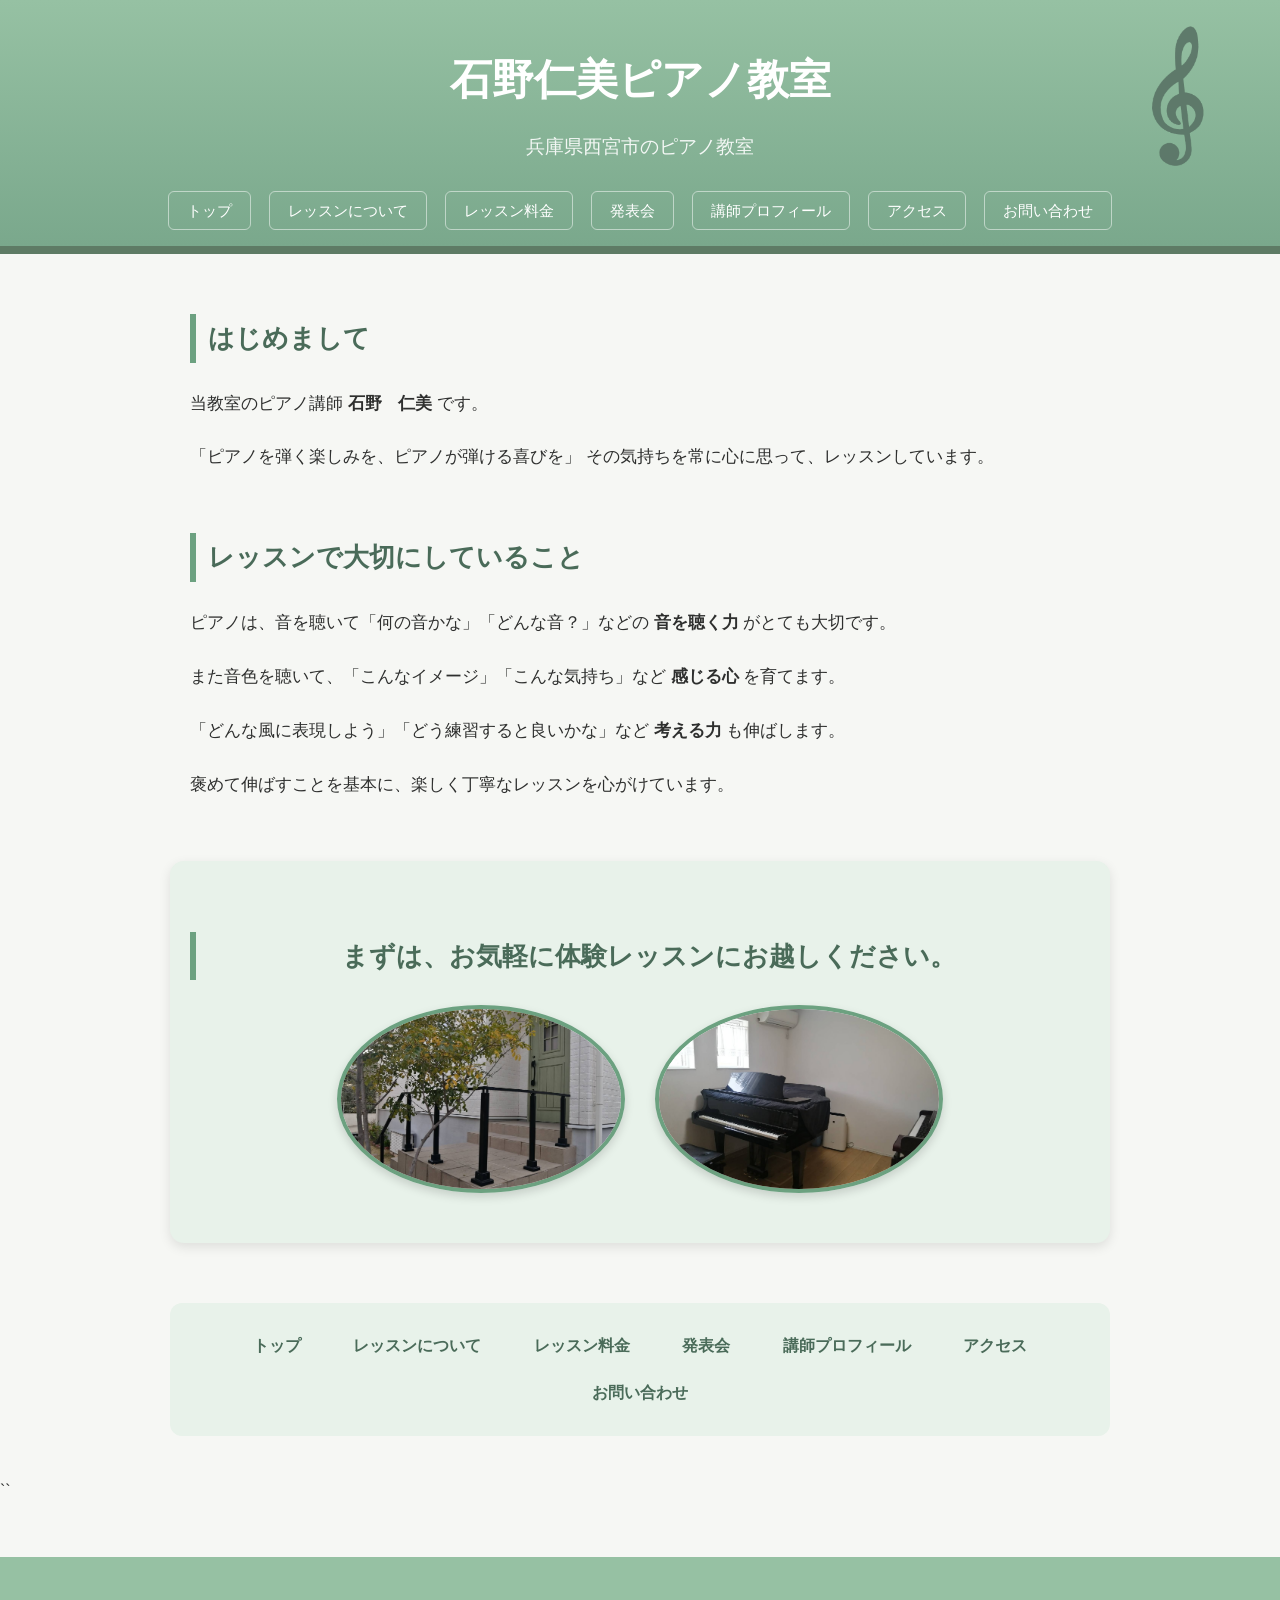
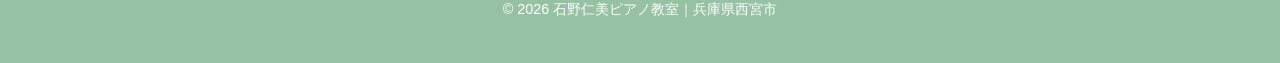
<file: index.html>
<!DOCTYPE html>
<html lang="ja">
<head>
    <meta charset="UTF-8">
    <meta name="viewport" content="width=device-width, initial-scale=1.0">
    <title>〇〇ピアノ教室 | レッスン・アクセス・お問い合わせ</title>
    <meta name="description" content="〇〇ピアノ教室の公式ホームページです。レッスン内容、アクセス、コンサート情報、お問い合わせはこちら。">
    <meta name="robots" content="index, follow">

    <!-- CSS読み込み -->
    <link rel="stylesheet" href="style.css">
</head>

<body>

<header>
    <div class="header-inner">
        <h1>石野仁美ピアノ教室</h1>
        <p class="subtitle">兵庫県西宮市のピアノ教室</p>

        <!-- ナビゲーション（別ページへ移動できるよう修正済み） -->
        <nav>
            <ul>
                <li><a href="index.html">トップ</a></li>
                <li><a href="lesson.html">レッスンについて</a></li>
                <li><a href="price.html">レッスン料金</a></li>
                <li><a href="concert.html">発表会</a></li>
                <li><a href="teacher.html">講師プロフィール</a></li>
                <li><a href="access.html">アクセス</a></li>
                <li><a href="contact.html">お問い合わせ</a></li>
            </ul>
        </nav>
    </div>

   </header>

<!-- トップ内容 -->
<section class="intro" id="top">
    <h2>はじめまして</h2>
    <p>当教室のピアノ講師 <strong>石野 仁美</strong> です。</p>

    <p>
        「ピアノを弾く楽しみを、ピアノが弾ける喜びを」  
        その気持ちを常に心に思って、レッスンしています。
    </p>

    <!-- ▼ ロゴ欄（文章横に置ける） -->
<div class="side-logo">
    <img src="onpu4.png" alt="教室ロゴ">
</div>

</section>

<!-- レッスンで大切にしていること -->
<section class="message" id="lesson">
    <h2>レッスンで大切にしていること</h2>

    <p>
        ピアノは、音を聴いて「何の音かな」「どんな音？」などの  
        <strong>音を聴く力</strong> がとても大切です。
    </p>

    <p>
        また音色を聴いて、「こんなイメージ」「こんな気持ち」など  
        <strong>感じる心</strong> を育てます。
    </p>

    <p>
        「どんな風に表現しよう」「どう練習すると良いかな」など  
        <strong>考える力</strong> も伸ばします。
    </p>

    <p>
        褒めて伸ばすことを基本に、楽しく丁寧なレッスンを心がけています。
    </p>
</section>

<!-- 体験レッスン -->
<section class="cta" id="contact">
    <h2>まずは、お気軽に体験レッスンにお越しください。</h2>

    <div class="photo-wrap">
        <img src="view1.jpg" alt="教室写真1" class="oval-photo">
        <img src="view2.jpg" alt="教室写真2" class="oval-photo">
    </div>
</section>


 <!-- ▼ 下部リンクナビ（全ページ共通で使える） -->
<div class="bottom-nav">
    <a href="index.html">トップ</a>
    <a href="lesson.html">レッスンについて</a>
    <a href="price.html">レッスン料金</a>
    <a href="concert.html">発表会</a>
    <a href="teacher.html">講師プロフィール</a>
    <a href="access.html">アクセス</a>
    <a href="contact.html">お問い合わせ</a>
</div>
``

<footer>
    <p>&copy; 2026 石野仁美ピアノ教室｜兵庫県西宮市</p>
</footer>


</body>
</html>
</file>
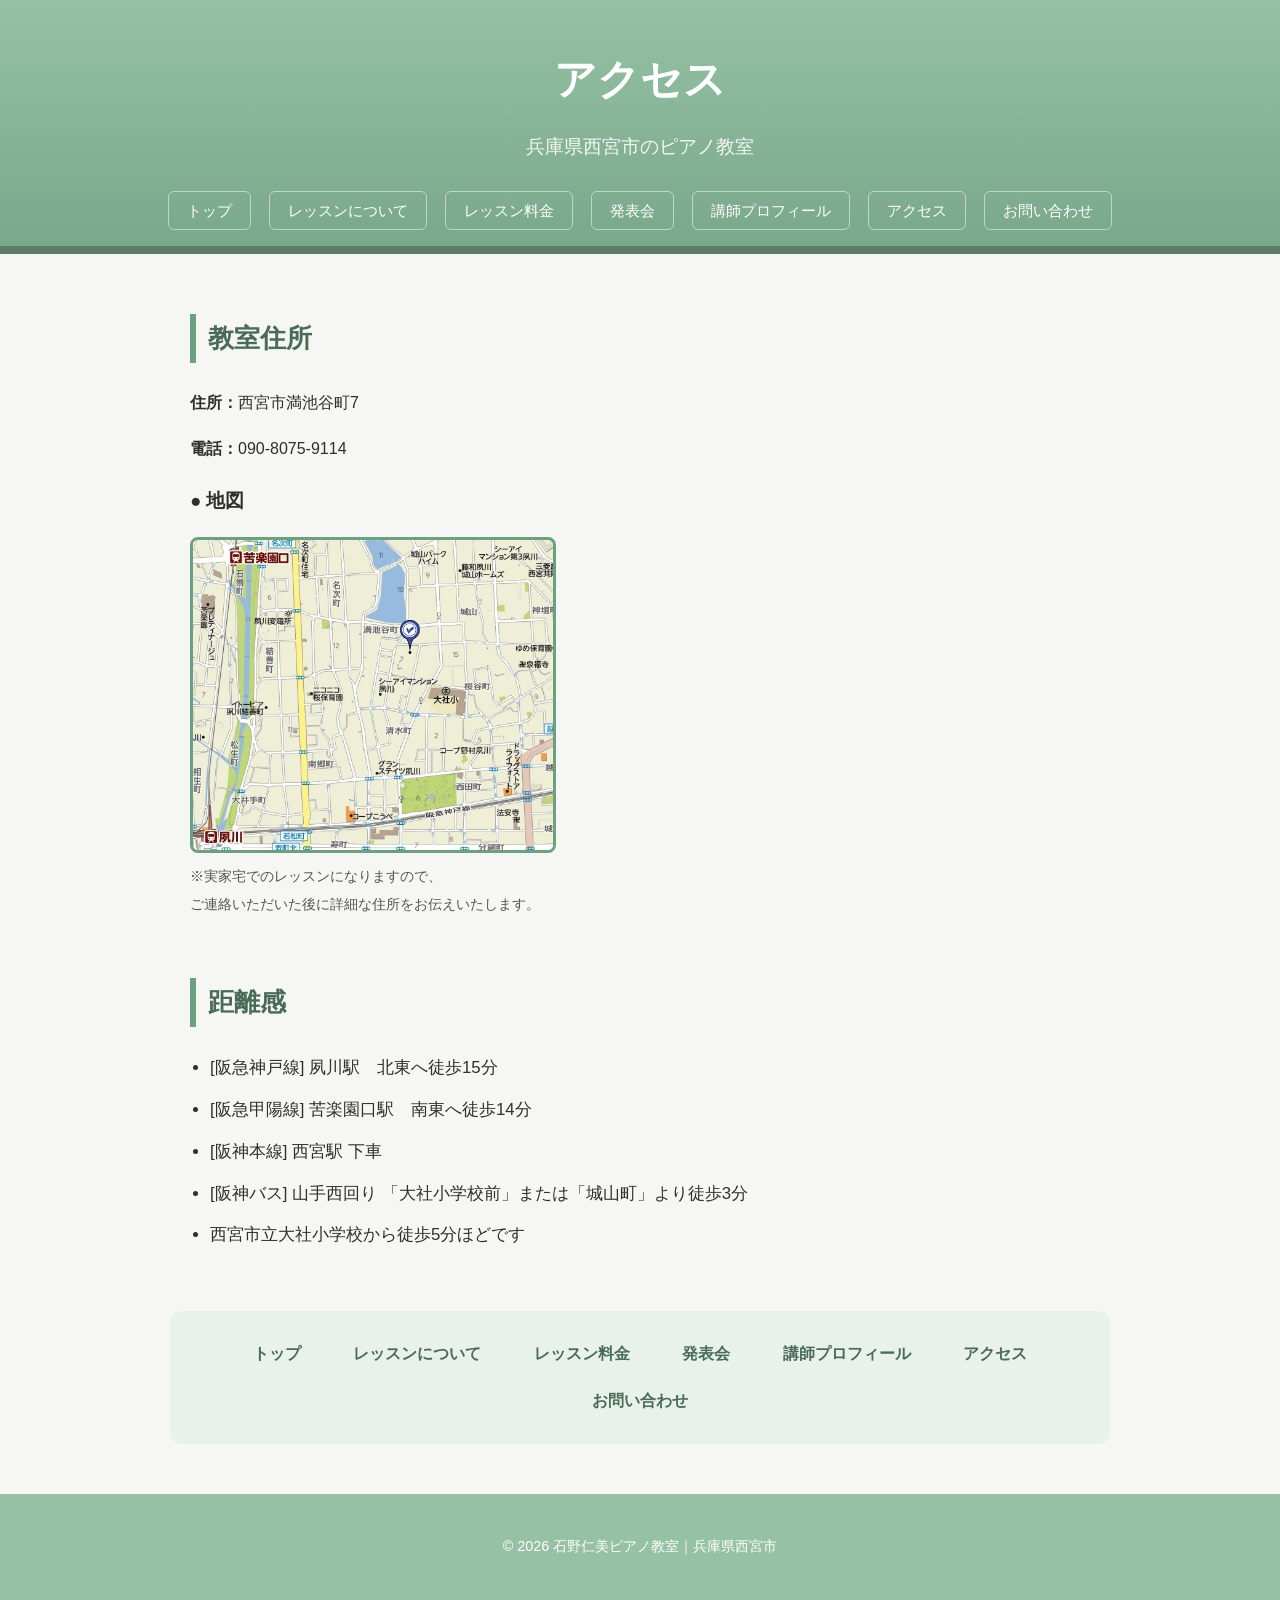
<file: access.html>
<!DOCTYPE html>
<html lang="ja">
<head>
    <meta charset="UTF-8">
    <meta name="viewport" content="width=device-width, initial-scale=1.0">
    <title>アクセス｜石野仁美ピアノ教室</title>

    <!-- 共通CSS -->
    <link rel="stylesheet" href="style.css">
</head>

<body>

<header>
    <div class="header-inner">
        <h1>アクセス</h1>
        <p class="subtitle">兵庫県西宮市のピアノ教室</p>

        <!-- ▼ 全ページ共通ナビゲーション -->
        <nav>
            <ul>
                <li><a href="index.html">トップ</a></li>
                <li><a href="lesson.html">レッスンについて</a></li>
                <li><a href="price.html">レッスン料金</a></li>
                <li><a href="concert.html">発表会</a></li>
                <li><a href="teacher.html">講師プロフィール</a></li>
                <li><a href="access.html">アクセス</a></li>
                <li><a href="contact.html">お問い合わせ</a></li>
            </ul>
        </nav>
    </div>
</header>



<section class="content-section">
    <h2>教室住所</h2>

    <p><strong>住所：</strong>西宮市満池谷町7</p>
    <p><strong>電話：</strong>090-8075-9114</p>

    <div class="image-box">
        <h3>● 地図</h3>
        <img src="map.jpg" alt="地図の写真" class="access-img">
    </div>


    <p class="note">
        ※実家宅でのレッスンになりますので、<br>
        ご連絡いただいた後に詳細な住所をお伝えいたします。
    </p>
</section>



<section class="content-section">
    <h2>距離感</h2>

    <ul class="service-list">
        <li>[阪急神戸線] 夙川駅　北東へ徒歩15分</li>
        <li>[阪急甲陽線] 苦楽園口駅　南東へ徒歩14分</li>
        <li>[阪神本線] 西宮駅 下車</li>
        <li>[阪神バス] 山手西回り  
            「大社小学校前」または「城山町」より徒歩3分
        </li>
        <li>西宮市立大社小学校から徒歩5分ほどです</li>
    </ul>
</section>

 <!-- ▼ 下部リンクナビ（全ページ共通で使える） -->
<div class="bottom-nav">
    <a href="index.html">トップ</a>
    <a href="lesson.html">レッスンについて</a>
    <a href="price.html">レッスン料金</a>
    <a href="concert.html">発表会</a>
    <a href="teacher.html">講師プロフィール</a>
    <a href="access.html">アクセス</a>
    <a href="contact.html">お問い合わせ</a>
</div>





<footer>
    <p>&copy; 2026 石野仁美ピアノ教室｜兵庫県西宮市</p>
</footer>

</body>
</html>
</file>
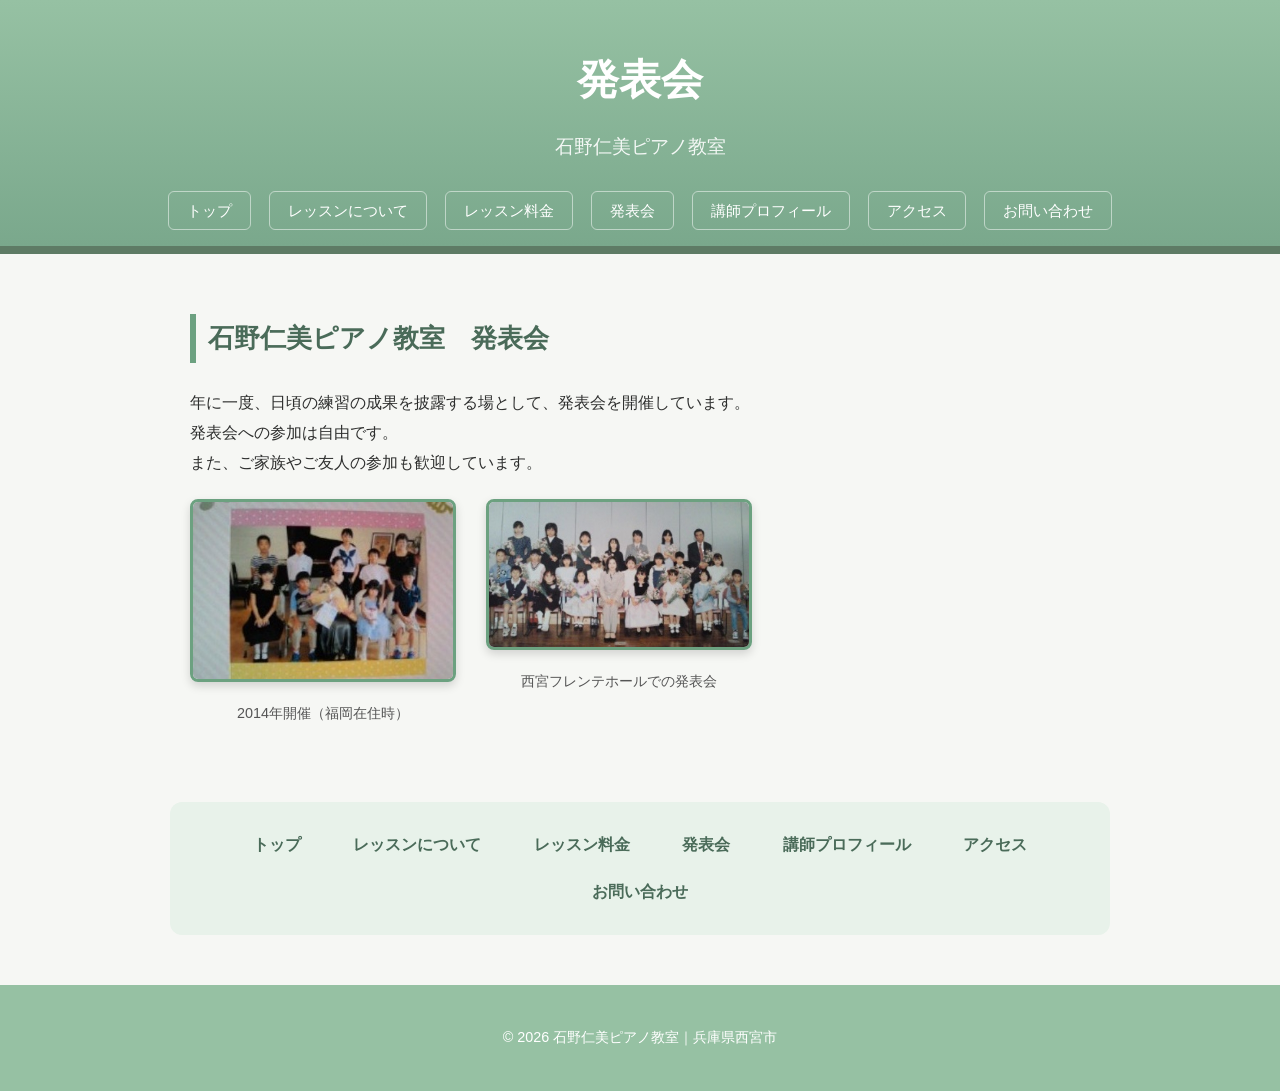
<file: concert.html>
<!DOCTYPE html>
<html lang="ja">
<head>
    <meta charset="UTF-8">
    <meta name="viewport" content="width=device-width, initial-scale=1.0">
    <title>発表会｜石野仁美ピアノ教室</title>

    <link rel="stylesheet" href="style.css">
</head>

<body>

<header>
    <div class="header-inner">
        <h1>発表会</h1>
        <p class="subtitle">石野仁美ピアノ教室</p>

        <nav>
            <ul>
                <li><a href="index.html">トップ</a></li>
                <li><a href="lesson.html">レッスンについて</a></li>
                <li><a href="price.html">レッスン料金</a></li>
                <li><a href="concert.html">発表会</a></li>
                <li><a href="teacher.html">講師プロフィール</a></li>
                <li><a href="access.html">アクセス</a></li>
                <li><a href="contact.html">お問い合わせ</a></li>
            </ul>
        </nav>
    </div>
</header>


<section class="content-section">
    <h2>石野仁美ピアノ教室　発表会</h2>

    <p>
        年に一度、日頃の練習の成果を披露する場として、発表会を開催しています。<br>
        発表会への参加は自由です。<br>
        また、ご家族やご友人の参加も歓迎しています。
    </p>

    <div class="photo-row">
        <div class="photo-item">
            <img src="sc1.jpeg" alt="福岡での発表会" class="concert-photo">
            <p class="caption">2014年開催（福岡在住時）</p>
        </div>

        <div class="photo-item">
            <img src="sc2.jpeg" alt="西宮フレンテホールでの発表会" class="concert-photo">
            <p class="caption">西宮フレンテホールでの発表会</p>
        </div>
    </div>
</section>


 <!-- ▼ 下部リンクナビ（全ページ共通で使える） -->
<div class="bottom-nav">
    <a href="index.html">トップ</a>
    <a href="lesson.html">レッスンについて</a>
    <a href="price.html">レッスン料金</a>
    <a href="concert.html">発表会</a>
    <a href="teacher.html">講師プロフィール</a>
    <a href="access.html">アクセス</a>
    <a href="contact.html">お問い合わせ</a>
</div>


<footer>
    <p>&copy; 2026 石野仁美ピアノ教室｜兵庫県西宮市</p>
</footer>

</body>
</html>
</file>
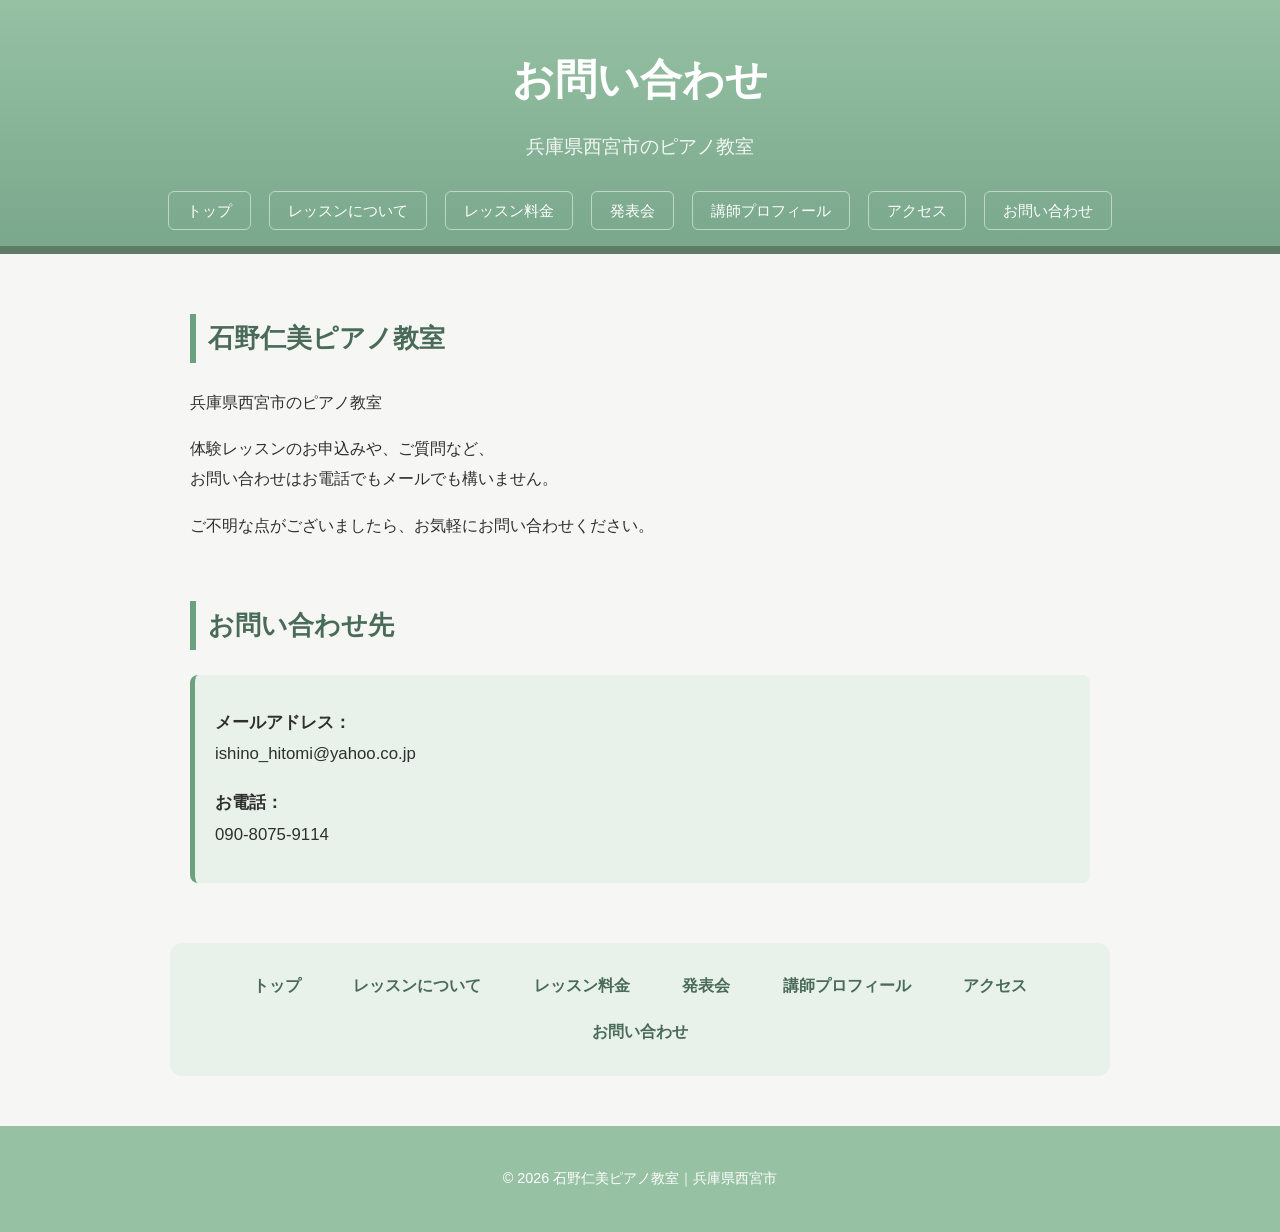
<file: contact.html>
<!DOCTYPE html>
<html lang="ja">
<head>
    <meta charset="UTF-8">
    <meta name="viewport" content="width=device-width, initial-scale=1.0">
    <title>お問い合わせ｜石野仁美ピアノ教室</title>

    <!-- 共通CSS -->
    <link rel="stylesheet" href="style.css">
</head>

<body>

<header>
    <div class="header-inner">
        <h1>お問い合わせ</h1>
        <p class="subtitle">兵庫県西宮市のピアノ教室</p>

        <!-- ▼ 全ページ共通ナビ（別ページに飛ぶリンク） -->
        <nav>
            <ul>
                <li><a href="index.html">トップ</a></li>
                <li><a href="lesson.html">レッスンについて</a></li>
                <li><a href="price.html">レッスン料金</a></li>
                <li><a href="concert.html">発表会</a></li>
                <li><a href="teacher.html">講師プロフィール</a></li>
                <li><a href="access.html">アクセス</a></li>
                <li><a href="contact.html">お問い合わせ</a></li>
            </ul>
        </nav>
    </div>
</header>


<section class="content-section">
    <h2>石野仁美ピアノ教室</h2>
    <p>兵庫県西宮市のピアノ教室</p>

    <p>
        体験レッスンのお申込みや、ご質問など、<br>
        お問い合わせはお電話でもメールでも構いません。
    </p>

    <p>ご不明な点がございましたら、お気軽にお問い合わせください。</p>
</section>


<section class="content-section">
    <h2>お問い合わせ先</h2>

    <div class="price-box">
        <p><strong>メールアドレス：</strong><br>
        ishino_hitomi@yahoo.co.jp</p>

        <p><strong>お電話：</strong><br>
        090-8075-9114</p>

    </div>
</section>


 <!-- ▼ 下部リンクナビ（全ページ共通で使える） -->
<div class="bottom-nav">
    <a href="index.html">トップ</a>
    <a href="lesson.html">レッスンについて</a>
    <a href="price.html">レッスン料金</a>
    <a href="concert.html">発表会</a>
    <a href="teacher.html">講師プロフィール</a>
    <a href="access.html">アクセス</a>
    <a href="contact.html">お問い合わせ</a>
</div>


<footer>
    <p>&copy; 2026 石野仁美ピアノ教室｜兵庫県西宮市</p>
</footer>

</body>
</html>
</file>
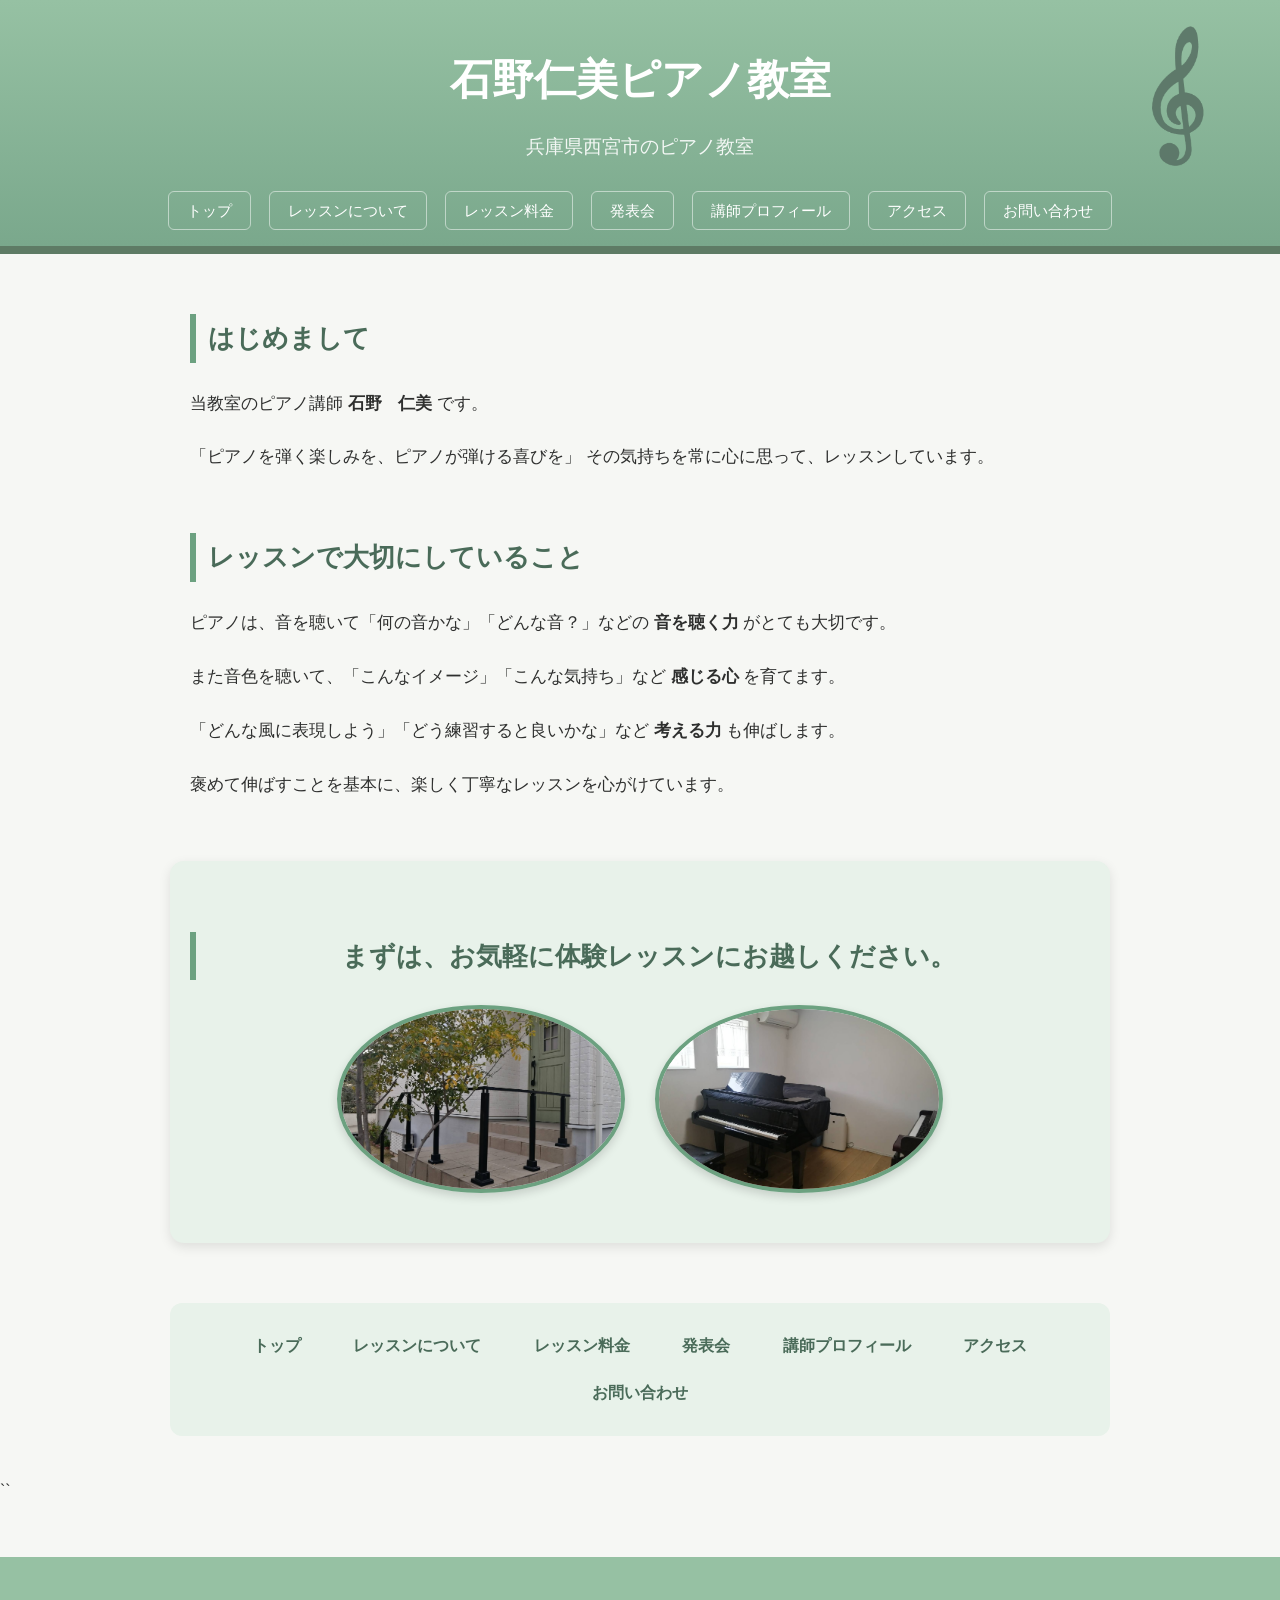
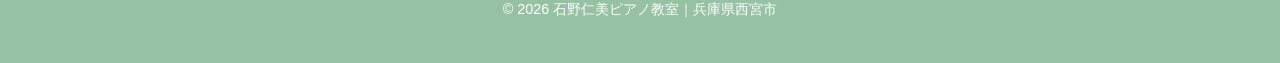
<file: index.html.html>
<!DOCTYPE html>
<html lang="ja">
<head>
    <meta charset="UTF-8">
    <meta name="viewport" content="width=device-width, initial-scale=1.0">
    <title>石野仁美ピアノ教室｜兵庫県西宮市のピアノ教室</title>

    <!-- CSS読み込み -->
    <link rel="stylesheet" href="style.css">
</head>

<body>

<header>
    <div class="header-inner">
        <h1>石野仁美ピアノ教室</h1>
        <p class="subtitle">兵庫県西宮市のピアノ教室</p>

        <!-- ナビゲーション（別ページへ移動できるよう修正済み） -->
        <nav>
            <ul>
                <li><a href="index.html">トップ</a></li>
                <li><a href="lesson.html">レッスンについて</a></li>
                <li><a href="price.html">レッスン料金</a></li>
                <li><a href="concert.html">発表会</a></li>
                <li><a href="teacher.html">講師プロフィール</a></li>
                <li><a href="access.html">アクセス</a></li>
                <li><a href="contact.html">お問い合わせ</a></li>
            </ul>
        </nav>
    </div>

   </header>

<!-- トップ内容 -->
<section class="intro" id="top">
    <h2>はじめまして</h2>
    <p>当教室のピアノ講師 <strong>石野 仁美</strong> です。</p>

    <p>
        「ピアノを弾く楽しみを、ピアノが弾ける喜びを」  
        その気持ちを常に心に思って、レッスンしています。
    </p>

    <!-- ▼ ロゴ欄（文章横に置ける） -->
<div class="side-logo">
    <img src="onpu4.png" alt="教室ロゴ">
</div>

</section>

<!-- レッスンで大切にしていること -->
<section class="message" id="lesson">
    <h2>レッスンで大切にしていること</h2>

    <p>
        ピアノは、音を聴いて「何の音かな」「どんな音？」などの  
        <strong>音を聴く力</strong> がとても大切です。
    </p>

    <p>
        また音色を聴いて、「こんなイメージ」「こんな気持ち」など  
        <strong>感じる心</strong> を育てます。
    </p>

    <p>
        「どんな風に表現しよう」「どう練習すると良いかな」など  
        <strong>考える力</strong> も伸ばします。
    </p>

    <p>
        褒めて伸ばすことを基本に、楽しく丁寧なレッスンを心がけています。
    </p>
</section>

<!-- 体験レッスン -->
<section class="cta" id="contact">
    <h2>まずは、お気軽に体験レッスンにお越しください。</h2>

    <div class="photo-wrap">
        <img src="view1.jpg" alt="教室写真1" class="oval-photo">
        <img src="view2.jpg" alt="教室写真2" class="oval-photo">
    </div>
</section>


 <!-- ▼ 下部リンクナビ（全ページ共通で使える） -->
<div class="bottom-nav">
    <a href="index.html">トップ</a>
    <a href="lesson.html">レッスンについて</a>
    <a href="price.html">レッスン料金</a>
    <a href="concert.html">発表会</a>
    <a href="teacher.html">講師プロフィール</a>
    <a href="access.html">アクセス</a>
    <a href="contact.html">お問い合わせ</a>
</div>
``

<footer>
    <p>&copy; 2026 石野仁美ピアノ教室｜兵庫県西宮市</p>
</footer>


</body>
</html>
</file>
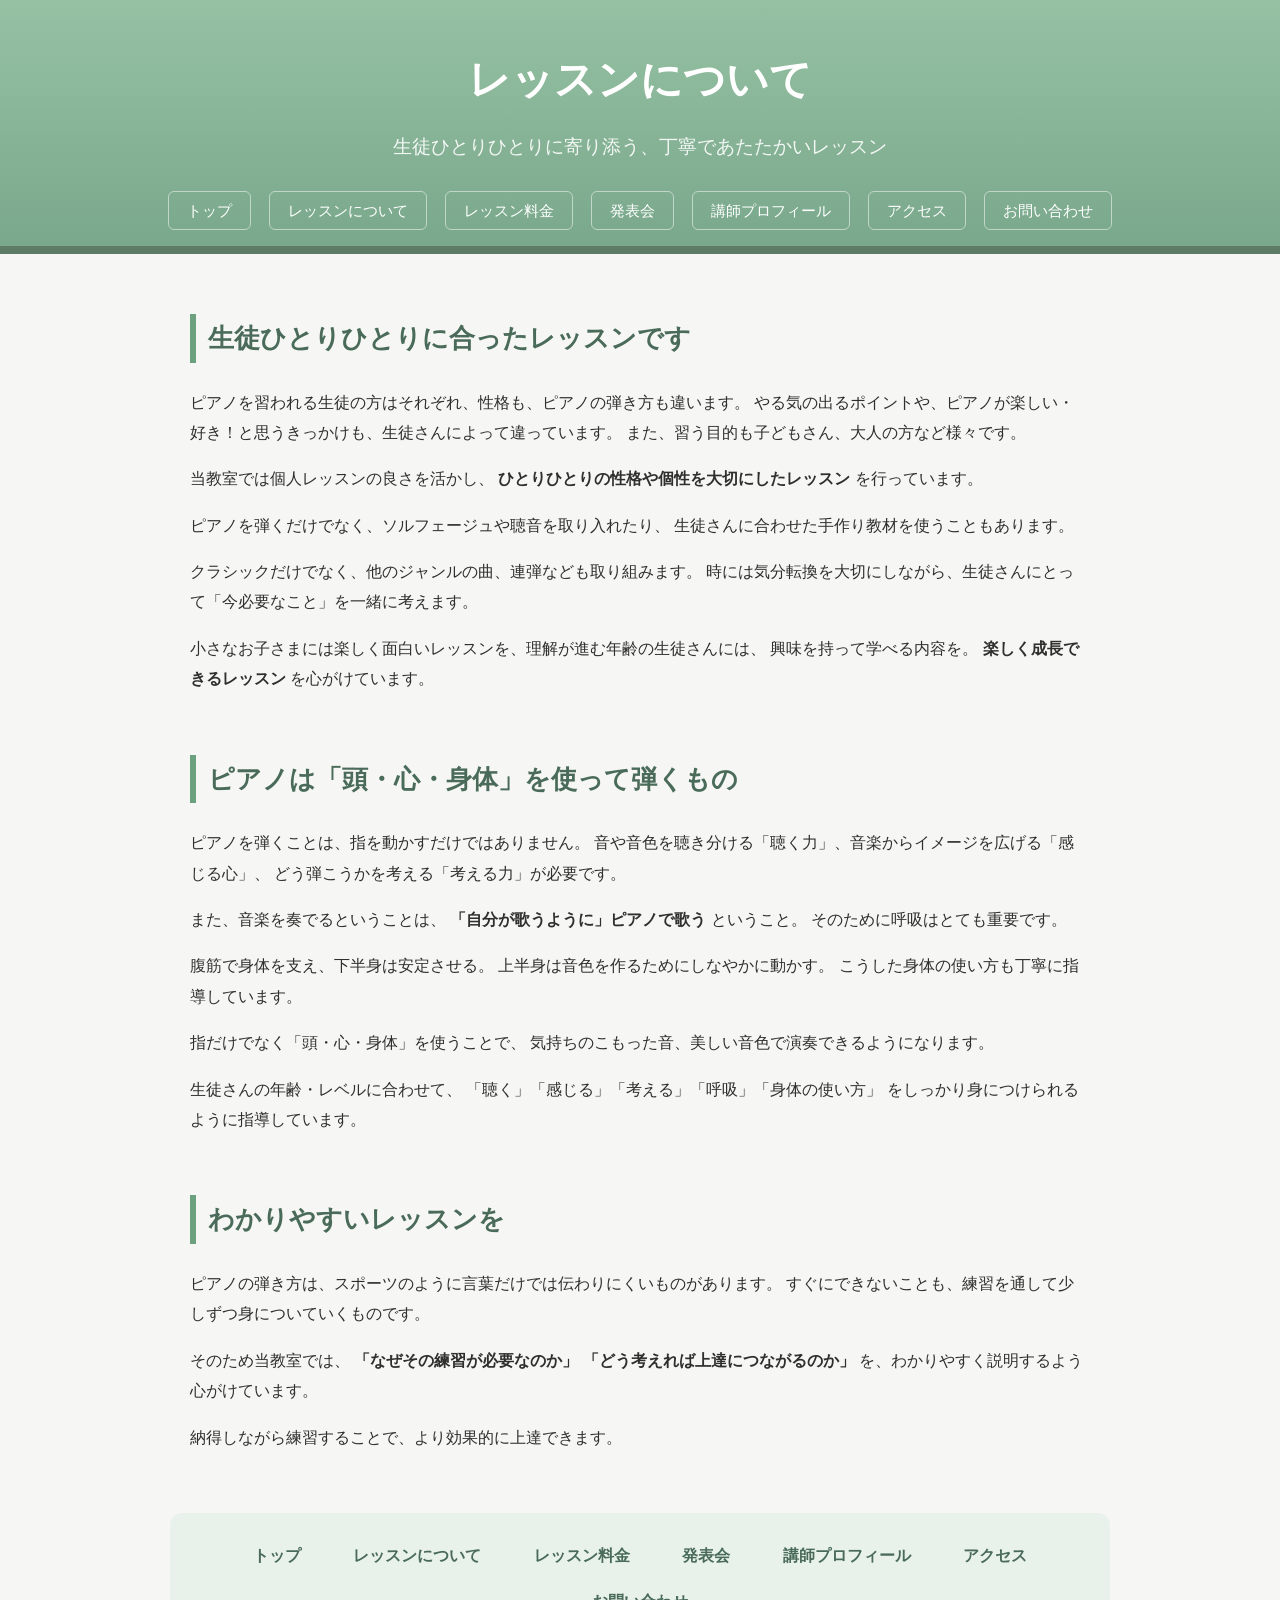
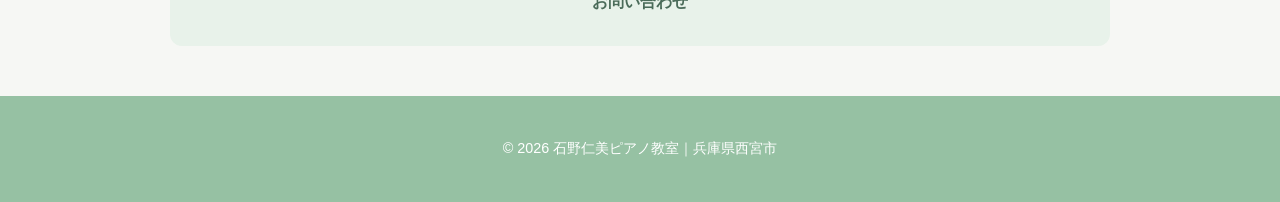
<file: lesson.html>
<!DOCTYPE html>
<html lang="ja">
<head>
    <meta charset="UTF-8">
    <meta name="viewport" content="width=device-width, initial-scale=1.0">
    <title>レッスンについて｜石野仁美ピアノ教室</title>

    <!-- 共通CSS読み込み -->
    <link rel="stylesheet" href="style.css">
</head>

<body>

<header>
    <div class="header-inner">
        <h1>レッスンについて</h1>
        <p class="subtitle">生徒ひとりひとりに寄り添う、丁寧であたたかいレッスン</p>

        <!-- ▼ ナビゲーション -->
        <nav>
            <ul>
                <li><a href="index.html">トップ</a></li>
                <li><a href="lesson.html">レッスンについて</a></li>
                <li><a href="price.html">レッスン料金</a></li>
                <li><a href="concert.html">発表会</a></li>
                <li><a href="teacher.html">講師プロフィール</a></li>
                <li><a href="access.html">アクセス</a></li>
                <li><a href="contact.html">お問い合わせ</a></li>
            </ul>
        </nav>
    </div>
</header>


<section class="content-section" id="lesson">
    <h2>生徒ひとりひとりに合ったレッスンです</h2>

    <p>
        ピアノを習われる生徒の方はそれぞれ、性格も、ピアノの弾き方も違います。
        やる気の出るポイントや、ピアノが楽しい・好き！と思うきっかけも、生徒さんによって違っています。
        また、習う目的も子どもさん、大人の方など様々です。
    </p>

    <p>
        当教室では個人レッスンの良さを活かし、
        <strong>ひとりひとりの性格や個性を大切にしたレッスン</strong>
        を行っています。
    </p>

    <p>
        ピアノを弾くだけでなく、ソルフェージュや聴音を取り入れたり、
        生徒さんに合わせた手作り教材を使うこともあります。
    </p>

    <p>
        クラシックだけでなく、他のジャンルの曲、連弾なども取り組みます。
        時には気分転換を大切にしながら、生徒さんにとって「今必要なこと」を一緒に考えます。
    </p>

    <p>
        小さなお子さまには楽しく面白いレッスンを、理解が進む年齢の生徒さんには、
        興味を持って学べる内容を。
        <strong>楽しく成長できるレッスン</strong>
        を心がけています。
    </p>
</section>


<section class="content-section" id="lesson-content">
    <h2>ピアノは「頭・心・身体」を使って弾くもの</h2>

    <p>
        ピアノを弾くことは、指を動かすだけではありません。
        音や音色を聴き分ける「聴く力」、音楽からイメージを広げる「感じる心」、
        どう弾こうかを考える「考える力」が必要です。
    </p>

    <p>
        また、音楽を奏でるということは、
        <strong>「自分が歌うように」ピアノで歌う</strong> ということ。
        そのために呼吸はとても重要です。
    </p>

    <p>
        腹筋で身体を支え、下半身は安定させる。
        上半身は音色を作るためにしなやかに動かす。
        こうした身体の使い方も丁寧に指導しています。
    </p>

    <p>
        指だけでなく「頭・心・身体」を使うことで、
        気持ちのこもった音、美しい音色で演奏できるようになります。
    </p>

    <p>
        生徒さんの年齢・レベルに合わせて、  
        「聴く」「感じる」「考える」「呼吸」「身体の使い方」  
        をしっかり身につけられるように指導しています。
    </p>
</section>


<section class="content-section" id="easy-lesson">
    <h2>わかりやすいレッスンを</h2>

    <p>
        ピアノの弾き方は、スポーツのように言葉だけでは伝わりにくいものがあります。
        すぐにできないことも、練習を通して少しずつ身についていくものです。
    </p>

    <p>
        そのため当教室では、
        <strong>「なぜその練習が必要なのか」</strong>  
        <strong>「どう考えれば上達につながるのか」</strong>
        を、わかりやすく説明するよう心がけています。
    </p>

    <p>
        納得しながら練習することで、より効果的に上達できます。
    </p>
</section> 

     <!-- ▼ 下部リンクナビ（全ページ共通で使える） -->
<div class="bottom-nav">
    <a href="index.html">トップ</a>
    <a href="lesson.html">レッスンについて</a>
    <a href="price.html">レッスン料金</a>
    <a href="concert.html">発表会</a>
    <a href="teacher.html">講師プロフィール</a>
    <a href="access.html">アクセス</a>
    <a href="contact.html">お問い合わせ</a>
</div>

<footer>
    <p>&copy; 2026 石野仁美ピアノ教室｜兵庫県西宮市</p>
</footer>

</body>
</html>
</file>
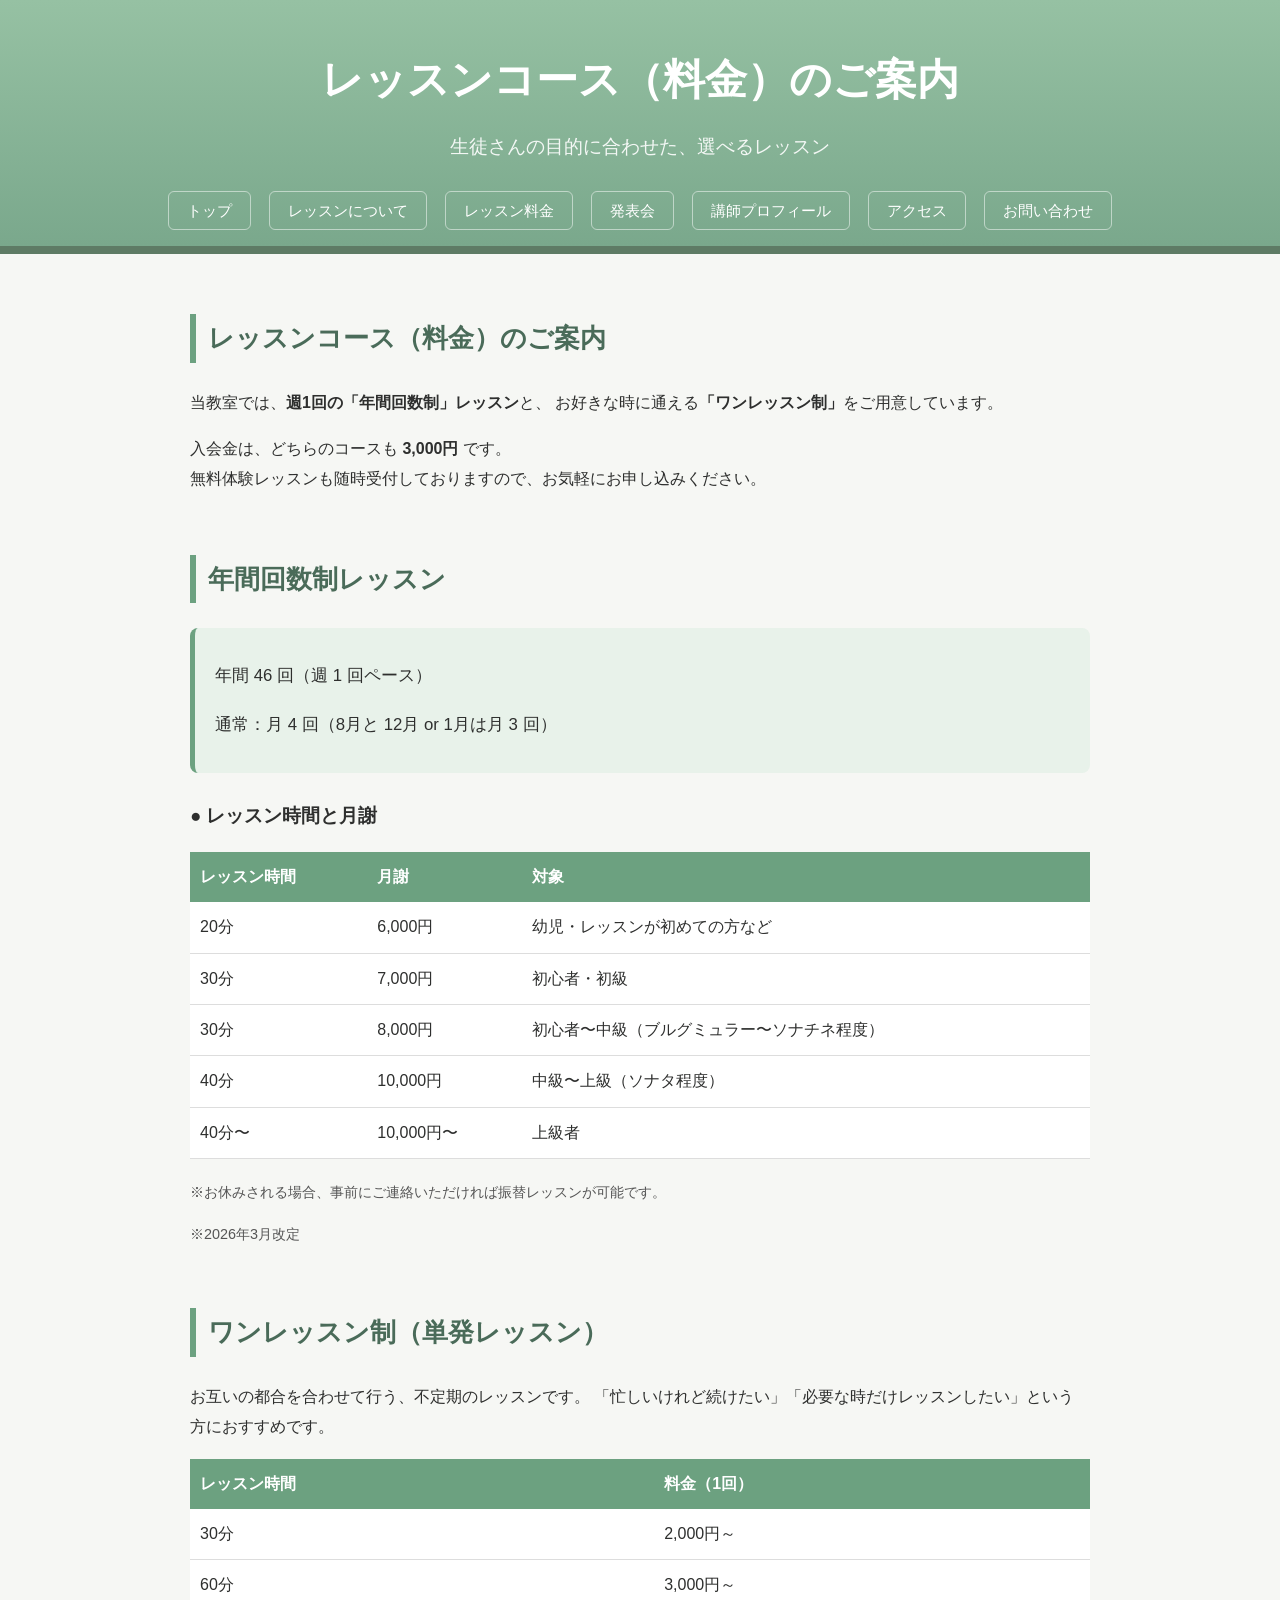
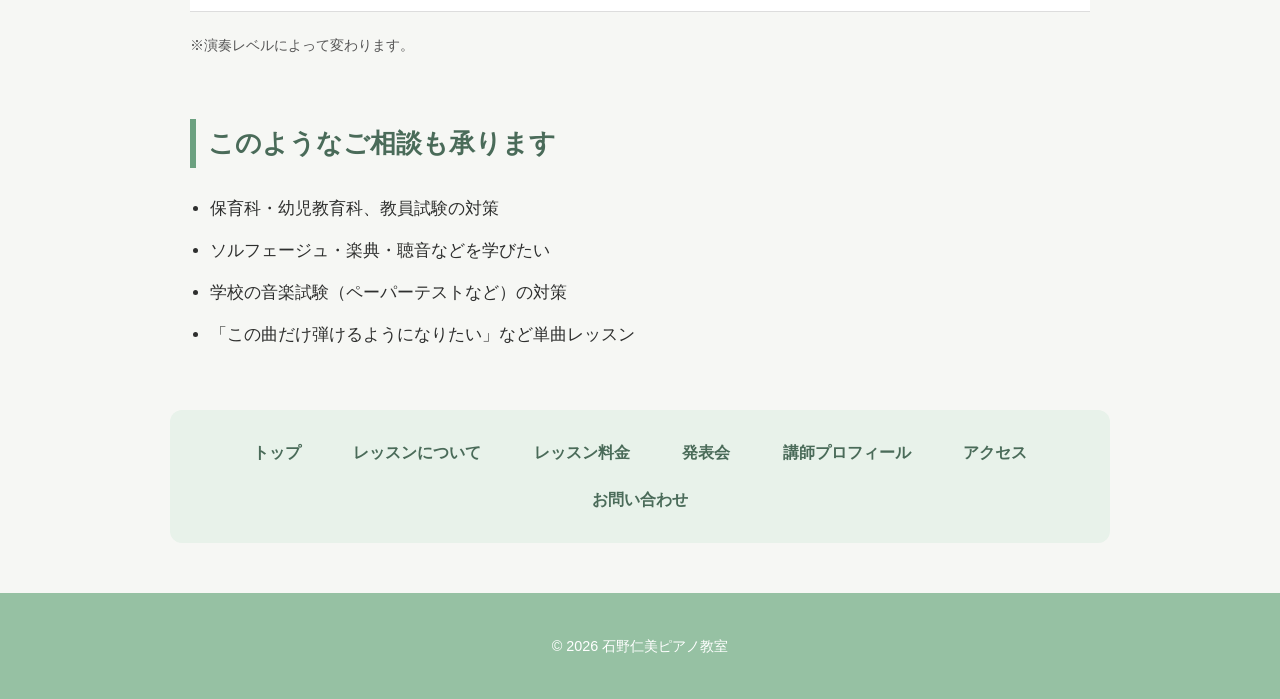
<file: price.html>
<!DOCTYPE html>
<html lang="ja">
<head>
    <meta charset="UTF-8">
    <meta name="viewport" content="width=device-width, initial-scale=1.0">
    <title>レッスン料金｜石野仁美ピアノ教室</title>

    <!-- 共通CSS -->
    <link rel="stylesheet" href="style.css">
</head>

<body>

<header>
    <div class="header-inner">
        <h1>レッスンコース（料金）のご案内</h1>
        <p class="subtitle">生徒さんの目的に合わせた、選べるレッスン</p>

        <!-- ナビメニュー -->
        <nav>
            <ul>
                <li><a href="index.html">トップ</a></li>
                <li><a href="lesson.html">レッスンについて</a></li>
                <li><a href="price.html">レッスン料金</a></li>
                <li><a href="concert.html">発表会</a></li>
                <li><a href="teacher.html">講師プロフィール</a></li>
                <li><a href="access.html">アクセス</a></li>
                <li><a href="contact.html">お問い合わせ</a></li>
            </ul>
        </nav>
    </div>
</header>


<section class="content-section">
    <h2>レッスンコース（料金）のご案内</h2>

    <p>
        当教室では、<strong>週1回の「年間回数制」レッスン</strong>と、  
        お好きな時に通える<strong>「ワンレッスン制」</strong>をご用意しています。
    </p>

    <p>
        入会金は、どちらのコースも <strong>3,000円</strong> です。<br>
        無料体験レッスンも随時受付しておりますので、お気軽にお申し込みください。
    </p>
</section>


<!-- 年間回数制 ------------------------------------------------- -->
<section class="content-section">
    <h2>年間回数制レッスン</h2>

    <div class="price-box">
        <p>年間 46 回（週 1 回ペース）</p>
        <p>通常：月 4 回（8月と 12月 or 1月は月 3 回）</p>
    </div>

    <h3>● レッスン時間と月謝</h3>

    <table class="price-table">
        <tr>
            <th>レッスン時間</th>
            <th>月謝</th>
            <th>対象</th>
        </tr>

        <tr>
            <td>20分</td>
            <td>6,000円</td>
            <td>幼児・レッスンが初めての方など</td>
        </tr>

        <tr>
            <td>30分</td>
            <td>7,000円</td>
            <td>初心者・初級</td>
        </tr>

        <tr>
            <td>30分</td>
            <td>8,000円</td>
            <td>初心者〜中級（ブルグミュラー〜ソナチネ程度）</td>
        </tr>

        <tr>
            <td>40分</td>
            <td>10,000円</td>
            <td>中級〜上級（ソナタ程度）</td>
        </tr>

        <tr>
            <td>40分〜</td>
            <td>10,000円〜</td>
            <td>上級者</td>
        </tr>
    </table>

    <p class="note">
        ※お休みされる場合、事前にご連絡いただければ振替レッスンが可能です。
    </p>
    <p class="note">
        ※2026年3月改定
    </p>
</section>



<!-- ワンレッスン制 ------------------------------------------------- -->
<section class="content-section">
    <h2>ワンレッスン制（単発レッスン）</h2>

    <p>
        お互いの都合を合わせて行う、不定期のレッスンです。  
        「忙しいけれど続けたい」「必要な時だけレッスンしたい」という方におすすめです。
    </p>

    <table class="price-table">
        <tr>
            <th>レッスン時間</th>
            <th>料金（1回）</th>
        </tr>

        <tr>
            <td>30分</td>
            <td>2,000円～</td>
        </tr>

        <tr>
            <td>60分</td>
            <td>3,000円～</td>
        </tr>
    </table>

    <p class="note">※演奏レベルによって変わります。</p>
</section>



<!-- その他の対応 ------------------------------------------------- -->
<section class="content-section">
    <h2>このようなご相談も承ります</h2>

    <ul class="service-list">
        <li>保育科・幼児教育科、教員試験の対策</li>
        <li>ソルフェージュ・楽典・聴音などを学びたい</li>
        <li>学校の音楽試験（ペーパーテストなど）の対策</li>
        <li>「この曲だけ弾けるようになりたい」など単曲レッスン</li>
    </ul>
</section>

 <!-- ▼ 下部リンクナビ（全ページ共通で使える） -->
<div class="bottom-nav">
    <a href="index.html">トップ</a>
    <a href="lesson.html">レッスンについて</a>
    <a href="price.html">レッスン料金</a>
    <a href="concert.html">発表会</a>
    <a href="teacher.html">講師プロフィール</a>
    <a href="access.html">アクセス</a>
    <a href="contact.html">お問い合わせ</a>
</div>


<footer>
    <p>&copy; 2026 石野仁美ピアノ教室</p>
</footer>

</body>
</html>
</file>
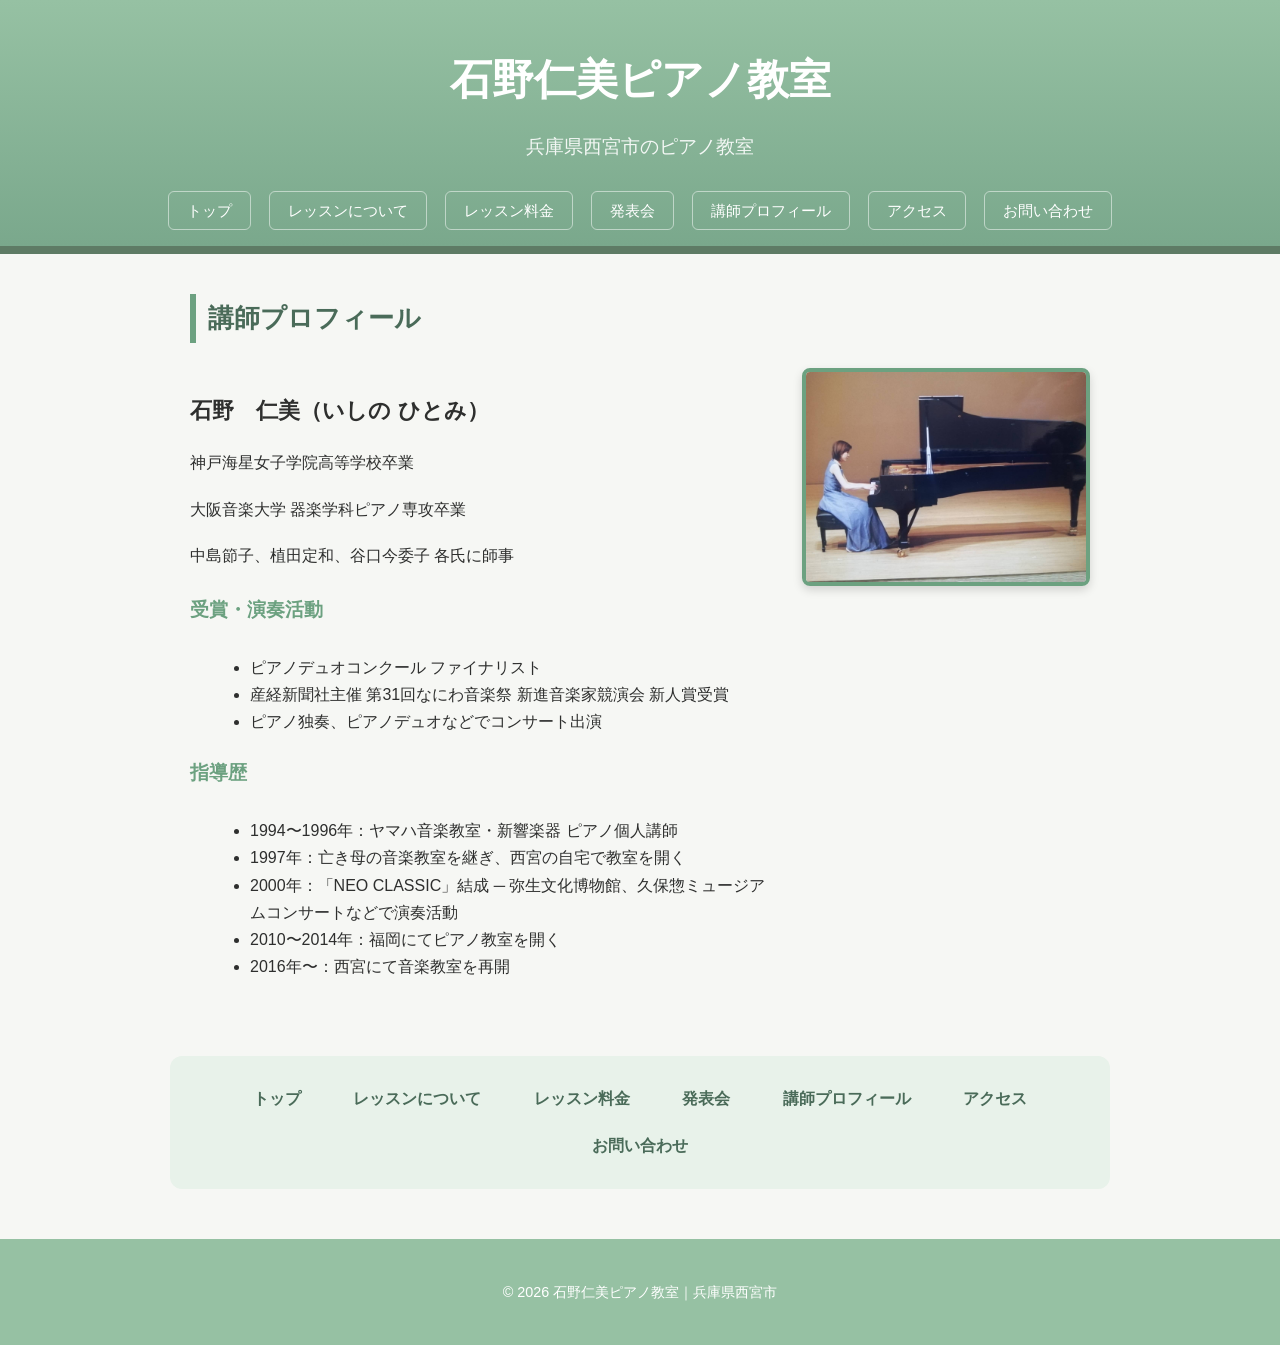
<file: teacher.html>
<!DOCTYPE html>
<html lang="ja">
<head>
    <meta charset="UTF-8">
    <meta-name="viewport" content="width=device-width, initial-scale=1.0">
    <title>講師プロフィール｜石野仁美ピアノ教室</title>
    <link rel="stylesheet" href="style.css">
</head>

<body>

<header>
    <div class="header-inner">
        <h1>石野仁美ピアノ教室</h1>
        <p class="subtitle">兵庫県西宮市のピアノ教室</p>

        <nav>
            <ul>
                <li><a href="index.html">トップ</a></li>
                <li><a href="lesson.html">レッスンについて</a></li>
                <li><a href="price.html">レッスン料金</a></li>
                <li><a href="concert.html">発表会</a></li>
                <li><a href="teacher.html">講師プロフィール</a></li>
                <li><a href="access.html">アクセス</a></li>
                <li><a href="contact.html">お問い合わせ</a></li>
            </ul>
        </nav>
    </div>
</header>


<section class="teacher-profile">
    <h2>講師プロフィール</h2>

    <div class="teacher-box">
        
        <div class="teacher-text">
            <h3>石野 仁美（いしの ひとみ）</h3>

            <p>神戸海星女子学院高等学校卒業</p>
            <p>大阪音楽大学 器楽学科ピアノ専攻卒業</p>
            <p>中島節子、植田定和、谷口今委子 各氏に師事</p>

            <h4>受賞・演奏活動</h4>
            <ul>
                <li>ピアノデュオコンクール ファイナリスト</li>
                <li>産経新聞社主催 第31回なにわ音楽祭 新進音楽家競演会 新人賞受賞</li>
                <li>ピアノ独奏、ピアノデュオなどでコンサート出演</li>
            </ul>

            <h4>指導歴</h4>
            <ul>
                <li>1994〜1996年：ヤマハ音楽教室・新響楽器 ピアノ個人講師</li>
                <li>1997年：亡き母の音楽教室を継ぎ、西宮の自宅で教室を開く</li>
                <li>2000年：「NEO CLASSIC」結成  
                    ─ 弥生文化博物館、久保惣ミュージアムコンサートなどで演奏活動</li>
                <li>2010〜2014年：福岡にてピアノ教室を開く</li>
                <li>2016年〜：西宮にて音楽教室を再開</li>
            </ul>
        </div>

        <img src="teacher.jpg" alt="講師写真" class="teacher-photo">
    </div>
</section>


<div class="bottom-nav">
    <a href="index.html">トップ</a>
    <a href="lesson.html">レッスンについて</a>
    <a href="price.html">レッスン料金</a>
    <a href="concert.html">発表会</a>
    <a href="teacher.html">講師プロフィール</a>
    <a href="access.html">アクセス</a>
    <a href="contact.html">お問い合わせ</a>
</div>

 

<footer>
    <p>&copy; 2026 石野仁美ピアノ教室｜兵庫県西宮市</p>
</footer>

</body>
</html>
</file>
<file: style.css>
/* ----------------------------------------------------
   ベース設定
---------------------------------------------------- */
body {
    font-family: "Hiragino Sans", "Yu Gothic", sans-serif;
    margin: 0;
    padding: 0;
    color: #2e2f2e;
    background: #f6f7f4;
    line-height: 1.9;
}

/* ----------------------------------------------------
   ヘッダー
---------------------------------------------------- */
header {
    background: linear-gradient(to bottom, #96c1a3, #7aa88c);
    padding: 40px 0 20px;
    text-align: center;
    color: #fff;
    border-bottom: 8px solid #5e7b65;
}

header h1 {
    margin: 0;
    font-size: 2.6em;
    font-weight: 600;
}

.subtitle {
    margin: 10px 0 30px;
    font-size: 1.2em;
    opacity: 0.9;
}

/* ----------------------------------------------------
   ナビゲーション
---------------------------------------------------- */
nav ul {
    list-style: none;
    padding: 0;
    margin: 0;
    display: flex;
    justify-content: center;
    flex-wrap: wrap;
    gap: 18px;
}

nav ul li a {
    text-decoration: none;
    padding: 10px 18px;
    color: #fff;
    border: 1px solid rgba(255,255,255,0.5);
    border-radius: 6px;
    transition: 0.3s;
    font-size: 0.95em;
    backdrop-filter: blur(2px);
}

nav ul li a:hover {
    background: rgba(255,255,255,0.2);
}

/* ----------------------------------------------------
   セクション共通
---------------------------------------------------- */
section {
    max-width: 900px;
    margin: 60px auto;
    padding: 0 20px;
}

h2 {
    border-left: 6px solid #6ca180;
    padding-left: 12px;
    color: #4a6b59;
    margin-bottom: 25px;
    font-size: 1.6em;
}

/* ----------------------------------------------------
   テキスト
---------------------------------------------------- */
.intro p,
.message p {
    margin-bottom: 22px;
    font-size: 1.05em;
}

/* ----------------------------------------------------
   CTA
---------------------------------------------------- */
.cta {
    text-align: center;
    background: #e8f2ea;
    border-radius: 14px;
    padding: 50px 20px;
    box-shadow: 0 4px 12px rgba(0,0,0,0.1);
}

.cta .button {
    display: inline-block;
    margin-top: 20px;
    padding: 12px 32px;
    background: #6ca180;
    color: white;
    border-radius: 6px;
    text-decoration: none;
    font-size: 1.1em;
    transition: 0.3s;
}

.cta .button:hover {
    background: #598a6b;
}

/* ----------------------------------------------------
   フッター
---------------------------------------------------- */
footer {
    text-align: center;
    padding: 25px;
    margin-top: 50px;
    background: #96c1a3;
    color: #fff;
    font-size: 0.9em;
}
/* ------------------------------
   料金ページ用デザイン
------------------------------ */

.price-box {
    background: #e8f2ea;
    border-left: 5px solid #6ca180;
    padding: 15px 20px;
    margin-bottom: 25px;
    border-radius: 8px;
    font-size: 1.05em;
}

.price-table {
    width: 100%;
    border-collapse: collapse;
    margin-top: 15px;
    margin-bottom: 20px;
    background: #fff;
}

.price-table th {
    background: #6ca180;
    color: #fff;
    padding: 10px;
    text-align: left;
}

.price-table td {
    border-bottom: 1px solid #ddd;
    padding: 10px;
}

.price-table tr:hover {
    background: #f3f8f4;
}

.note {
    font-size: 0.9em;
    color: #555;
    margin-top: 10px;
}

.service-list {
    margin-top: 20px;
    padding-left: 20px;
}

.service-list li {
    margin-bottom: 10px;
    list-style: disc;
    font-size: 1.05em;
}

/* ▼ 下部リンクナビ */
.bottom-nav {
    text-align: center;
    margin: 60px auto 40px;
    padding: 20px;
    background: #e8f2ea;
    border-radius: 12px;
    max-width: 900px;
}

.bottom-nav a {
    margin: 0 10px;
    display: inline-block;
    padding: 8px 14px;
    text-decoration: none;
    color: #4a6b59;
    font-weight: bold;
    border-radius: 6px;
    transition: 0.3s;
}

.bottom-nav a:hover {
    background: #cfe8d5;
}

/* ▼ 文章横のロゴエリア */
.side-logo {
    position: absolute;
    right: 20px;
    top: 20px;
    width: 160px;
}

.side-logo img {
    width: 100%;
    opacity: 0.9;
}

/* ▼ 体験レッスン写真を横並びにする */
.photo-wrap {
    display: flex;
    justify-content: center;
    gap: 30px; /* 写真の間隔 */
    margin-top: 20px;
}

/* ▼ 写真を横長の楕円にする */
.oval-photo {
    width: 280px;        /* 写真の横幅 */
    height: 180px;       /* 写真の高さ（楕円にするため少し低め） */
    object-fit: cover;   /* 写真を切り抜いてフィット */
    border-radius: 50%;  /* 完全な楕円にする */
    border: 4px solid #6ca180; /* おしゃれな枠線（色は自由に変更OK） */
    box-shadow: 0 4px 10px rgba(0,0,0,0.15); /* ふんわり影 */
}


.teacher-profile {
    max-width: 900px;
    margin: 40px auto;
    padding: 0 20px;
}

.teacher-box {
    display: flex;
    gap: 30px;
    align-items: flex-start;
    flex-wrap: wrap;
}

.teacher-photo {
    width: 260px;
    height: 260px;
    object-fit: cover;
    border-radius: 50%;
    border: 4px solid #6ca180;
    box-shadow: 0 4px 10px rgba(0,0,0,0.15);
}

.teacher-text h3 {
    margin-bottom: 10px;
    font-size: 1.4rem;
}

.teacher-text h4 {
    margin-top: 20px;
    font-size: 1.2rem;
        color: #6ca180
}

.teacher-text ul {
    margin-left: 20px;
    line-height: 1.7;
}

.teacher-profile {
    max-width: 900px;
    margin: 40px auto;
    padding: 0 20px;
}

.teacher-box {
    display: flex;
    justify-content: space-between;
    align-items: flex-start;
    gap: 30px;
}

.teacher-photo {
    width: 280px;
    height: auto;
    border-radius: 8px; /* 四角のまま、少し角丸 */
    border: 4px solid #6ca180;
    box-shadow: 0 4px 10px rgba(0,0,0,0.15);
}

.teacher-text {
    flex: 1;
}

.teacher-text h3 {
    margin-bottom: 10px;
    font-size: 1.4rem;
}

.teacher-text h4 {
    margin-top: 20px;
    font-size: 1.2rem;
    color: #6ca180;
}

.teacher-text ul {
    margin-left: 20px;
    line-height: 1.7;
}


.access-img {
    width: 40%;          /* ← 写真の大きさ（お好みで30〜45%に調整OK） */
    max-width: 400px;    /* 最大幅の上限 */
    height: auto;
    display: block;
    margin: 10px 0;      /* 左寄せにしたいので margin: auto を使わない */
    border-radius: 8px;
    border: 3px solid #6ca180;
}


.photo-row {
    display: flex;
    gap: 30px;
    justify-content: flex-start; /* 左寄せ */
    flex-wrap: wrap;
    margin-top: 20px;
}

.photo-item {
    text-align: center;
}

.concert-photo {
    width: 260px;      /* 写真サイズ（お好みで調整OK） */
    height: auto;
    border-radius: 8px;
    border: 3px solid #6ca180;
    box-shadow: 0 4px 10px rgba(0,0,0,0.15);
}

.caption {
    margin-top: 8px;
    font-size: 0.9rem;
    color: #555;
}
</file>
